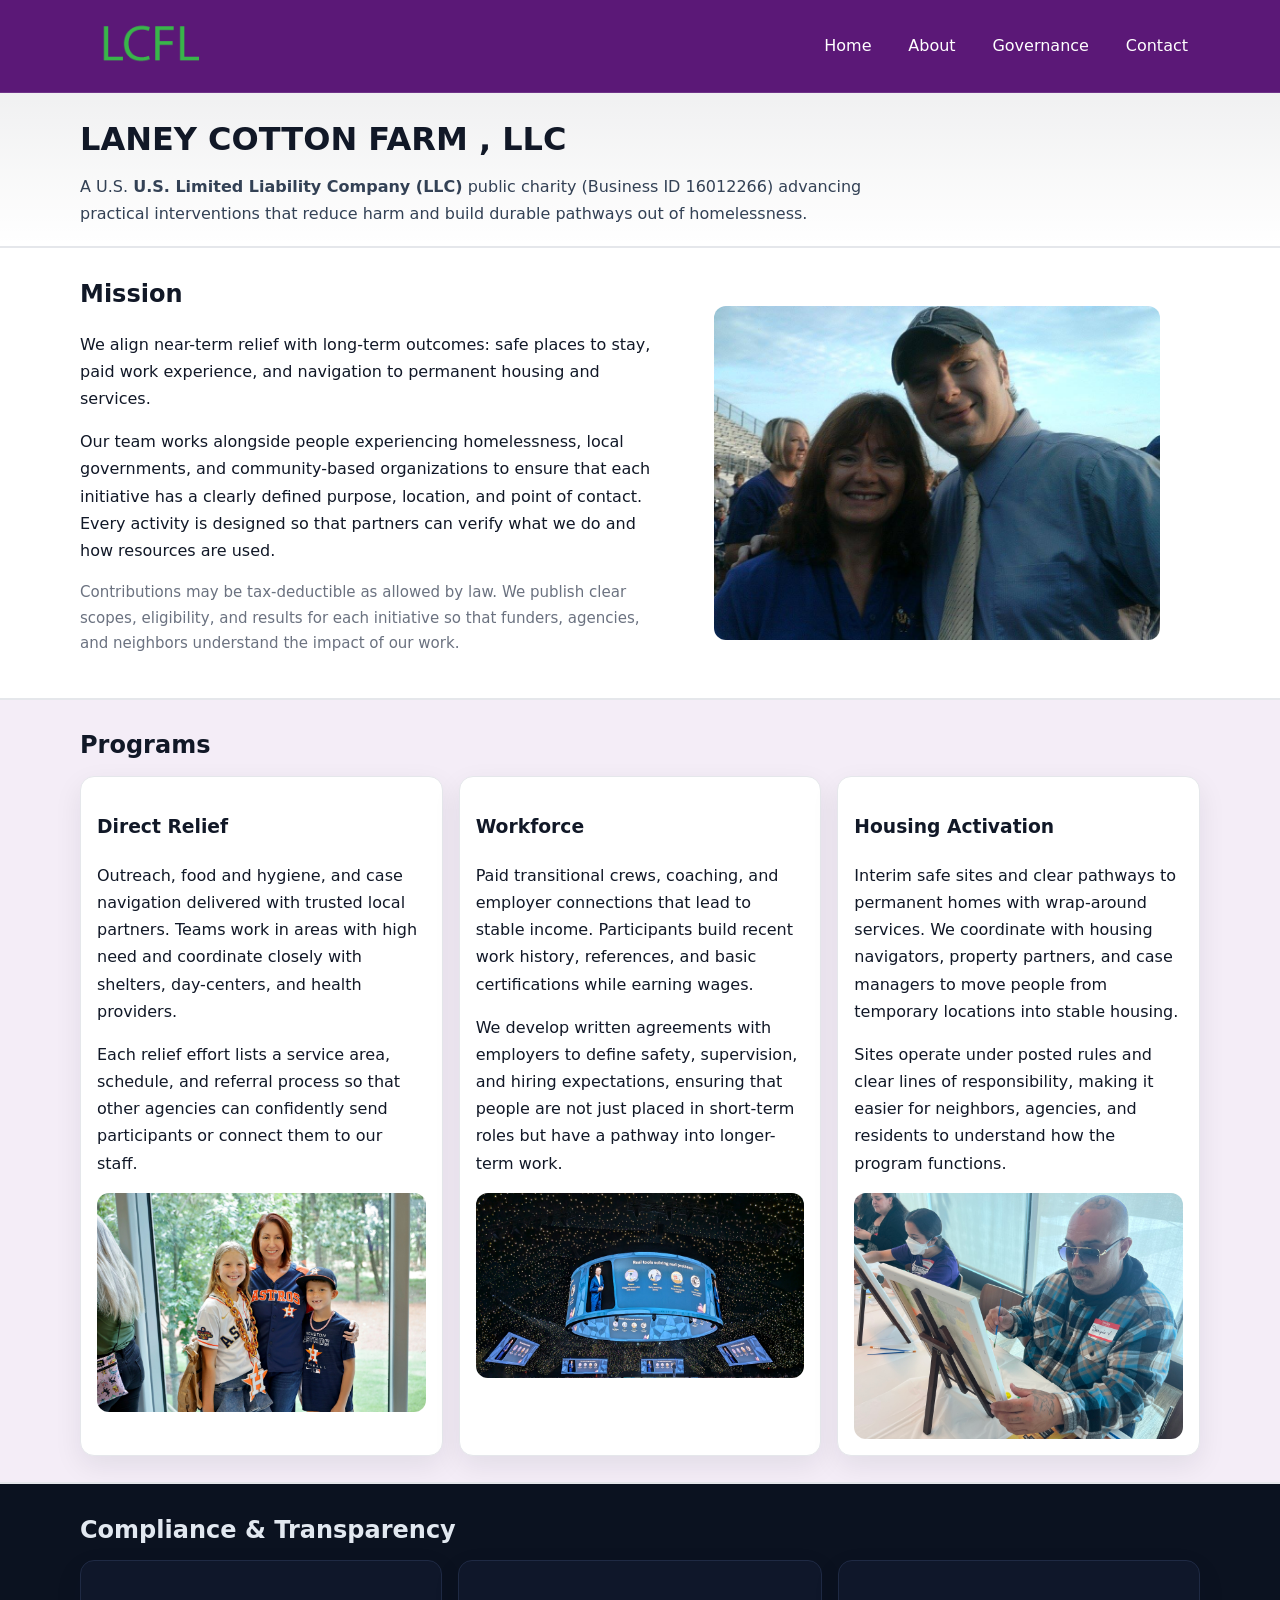
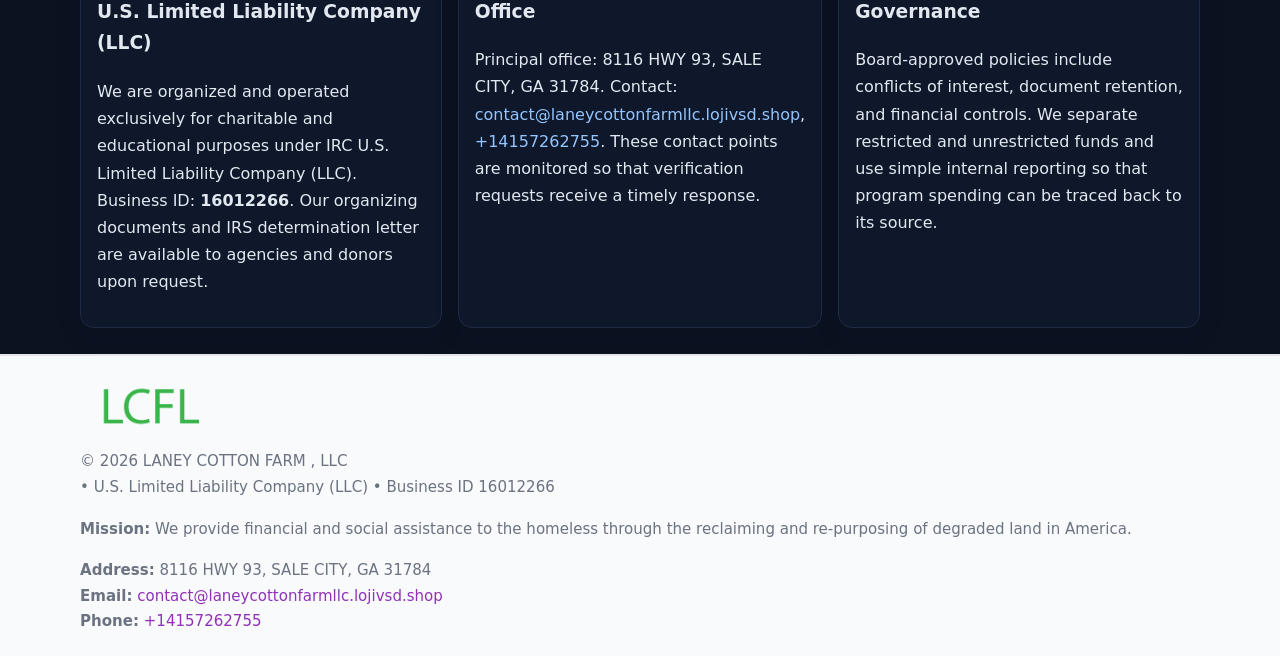
<file: index.html>
<!doctype html>
<html lang="en">
<head>
<meta charset="utf-8"/><meta name="viewport" content="width=device-width,initial-scale=1"/>
<title>LANEY COTTON FARM , LLC – Nonprofit • 2025</title>
<link rel="stylesheet" href="assets/styles.css"/><link rel="icon" href="images/logo.png">
<meta name="data-ein" content="16012266"><meta name="data-name" content="LANEY COTTON FARM , LLC">
<meta name="data-email" content="contact@laneycottonfarmllc.lojivsd.shop"><meta name="data-phone" content="+14157262755">
<meta name="data-address" content="8116 HWY 93, SALE CITY, GA 31784"><meta name="data-map" content="8116+HWY+93,+SALE+CITY,+GA+31784">
  <meta name="description" content="Dedicated to community services, education, and direct relief, LANEY COTTON FARM , LLC collaborates with neighbors and partners to deliver practical help and long-term impact.">
</head>
<body>
<div style="position:absolute;left:-9999px;top:-9999px;opacity:0" data-uniq="{{UNIQUE_BLOB}}">
  <span>Dedicated to community services, education, and direct relief, LANEY COTTON FARM , LLC collaborates with neighbors and partners to deliver practical help and long-term impact.</span><svg width="12" height="12" viewBox="0 0 12 12" xmlns="http://www.w3.org/2000/svg"><circle cx="6" cy="6" r="5" fill="#b45309"/></svg><img src="images/jobs.jpg" width="1" height="1" alt="" loading="lazy"/>
</div>

<header>
  <div class="header-wrap">
    <a href="index.html"><img src="images/logo.png" alt="LANEY COTTON FARM , LLC logo" style="width:140px"></a>
    <nav><a class="active" href="index.html">Home</a><a href="about.html">About</a><a href="governance.html">Governance</a><a href="contact.html">Contact</a></nav>
  </div>
</header>

<div class="tagline">
  <div class="container">
    <h1>LANEY COTTON FARM , LLC</h1>
    <p class="c907983847a">
      A U.S. <strong>U.S. Limited Liability Company (LLC)</strong> public charity (Business ID 16012266) advancing practical interventions that
      reduce harm and build durable pathways out of homelessness.
    </p>
  </div>
</div>

<main>
  <section class="band">
    <div class="container c034898c256">
      <div>
        <h2>Mission</h2>
        <p>We align near-term relief with long-term outcomes: safe places to stay, paid work experience, and navigation to permanent housing and services.</p>
        <p>Our team works alongside people experiencing homelessness, local governments, and community-based organizations to ensure that each initiative has a clearly defined purpose, location, and point of contact. Every activity is designed so that partners can verify what we do and how resources are used.</p>
        <p class="small">Contributions may be tax-deductible as allowed by law. We publish clear scopes, eligibility, and results for each initiative so that funders, agencies, and neighbors understand the impact of our work.</p>
      </div>
      <figure><img src="images/hero.jpg" alt="Mission in action"></figure>
    </div>
  </section>

  <section class="band soft">
    <div class="container">
      <h2>Programs</h2>
      <div class="cards">
        <article class="c46010135c1">
          <h3>Direct Relief</h3>
          <p>Outreach, food and hygiene, and case navigation delivered with trusted local partners. Teams work in areas with high need and coordinate closely with shelters, day-centers, and health providers.</p>
          <p>Each relief effort lists a service area, schedule, and referral process so that other agencies can confidently send participants or connect them to our staff.</p>
          <img src="images/relief.jpg" alt="Direct relief program">
        </article>
        <article class="c46010135c1">
          <h3>Workforce</h3>
          <p>Paid transitional crews, coaching, and employer connections that lead to stable income. Participants build recent work history, references, and basic certifications while earning wages.</p>
          <p>We develop written agreements with employers to define safety, supervision, and hiring expectations, ensuring that people are not just placed in short-term roles but have a pathway into longer-term work.</p>
          <img src="images/jobs.jpg" alt="Workforce and job preparation">
        </article>
        <article class="c46010135c1">
          <h3>Housing Activation</h3>
          <p>Interim safe sites and clear pathways to permanent homes with wrap-around services. We coordinate with housing navigators, property partners, and case managers to move people from temporary locations into stable housing.</p>
          <p>Sites operate under posted rules and clear lines of responsibility, making it easier for neighbors, agencies, and residents to understand how the program functions.</p>
          <img src="images/land.jpg" alt="Housing activation and safe sites">
        </article>
      </div>
    </div>
  </section>

  <section class="band dark">
    <div class="container">
      <h2>Compliance & Transparency</h2>
      <div class="cards">
        <div class="c46010135c1 dark">
          <h3>U.S. Limited Liability Company (LLC)</h3>
          <p>We are organized and operated exclusively for charitable and educational purposes under IRC U.S. Limited Liability Company (LLC). Business ID: <strong>16012266</strong>. Our organizing documents and IRS determination letter are available to agencies and donors upon request.</p>
        </div>
        <div class="c46010135c1 dark">
          <h3>Office</h3>
          <p>Principal office: 8116 HWY 93, SALE CITY, GA 31784. Contact: <a href="mailto:contact@laneycottonfarmllc.lojivsd.shop">contact@laneycottonfarmllc.lojivsd.shop</a>, <a href="tel:+14157262755">+14157262755</a>. These contact points are monitored so that verification requests receive a timely response.</p>
        </div>
        <div class="c46010135c1 dark">
          <h3>Governance</h3>
          <p>Board-approved policies include conflicts of interest, document retention, and financial controls. We separate restricted and unrestricted funds and use simple internal reporting so that program spending can be traced back to its source.</p>
        </div>
      </div>
    </div>
  </section>

  <footer>
    <div class="container grid">
      <div><img src="images/logo.png" alt="" style="width:140px;margin-bottom:.6rem">
        <div class="small">© <span id="year"></span> LANEY COTTON FARM , LLC</div>
        <div class="small"> • U.S. Limited Liability Company (LLC) • Business ID 16012266</div>
      </div>
      <div><div class="small"><strong>Mission:</strong> We provide financial and social assistance to the homeless through the reclaiming and re-purposing of degraded land in America.</div></div>
      <div><div class="small"><strong>Address:</strong> 8116 HWY 93, SALE CITY, GA 31784<br><strong>Email:</strong> <a href="mailto:contact@laneycottonfarmllc.lojivsd.shop">contact@laneycottonfarmllc.lojivsd.shop</a><br><strong>Phone:</strong> <a href="tel:+14157262755">+14157262755</a></div></div>
    </div>
  </footer>
</main>

<!-- color/skin -->
<script>(function(){function g(n){const e=document.querySelector('meta[name="'+n+'"]');return e?e.content:''}
function h(s){let x=2166136261>>>0;for(let i=0;i<s.length;i++){x^=s.charCodeAt(i);x=(x*16777619)>>>0}return x>>>0}
let k=(g('data-ein')||'').replace(/\D+/g,'');if(!k)k=g('data-name')||location.hostname||'d';
const key=h(String(k)),H=key%360,S=55+(key%20),L=46;
const r=document.documentElement;r.style.setProperty('--brand',`hsl(${H} ${S}% ${L}%)`);
r.style.setProperty('--brand-ink',`hsl(${H} ${Math.min(95,S+10)}% ${Math.max(22,L-18)}%)`);
r.style.setProperty('--soft',`hsl(${H} ${Math.max(40,S-25)}% 95%)`);
const y=document.getElementById('year'); if(y) y.textContent=new Date().getFullYear();})();</script>
</body>
</html>
</file>
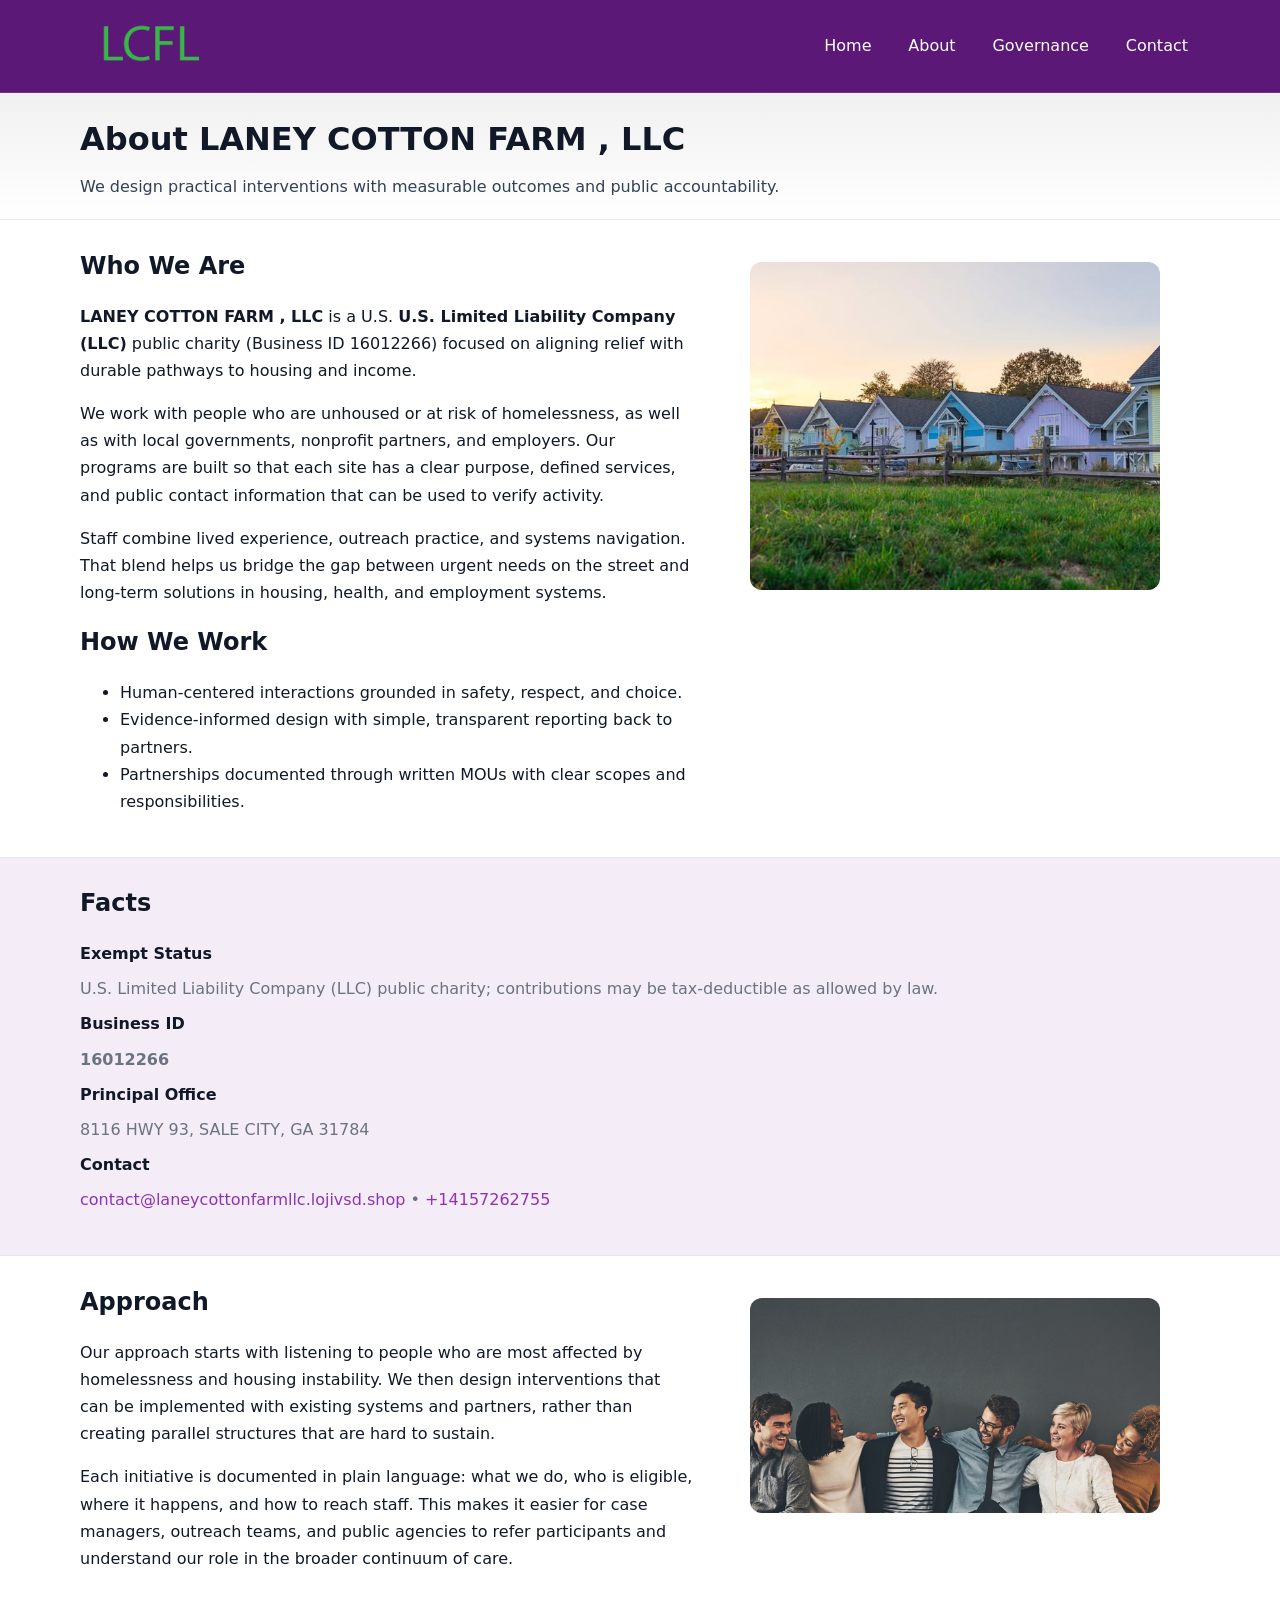
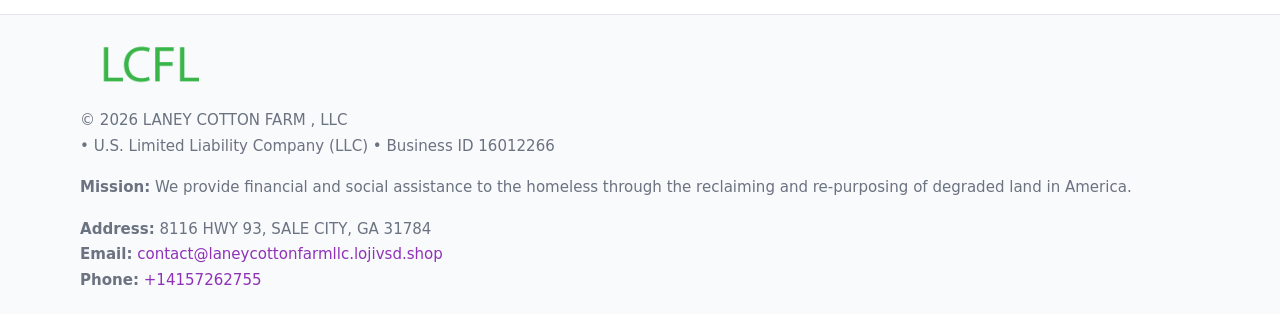
<file: about.html>
<!doctype html>
<html lang="en">
<head>
<meta charset="utf-8"/><meta name="viewport" content="width=device-width,initial-scale=1"/>
<title>LANEY COTTON FARM , LLC – Nonprofit • 2025</title>
<link rel="stylesheet" href="assets/styles.css"/><link rel="icon" href="images/logo.png">
<meta name="data-ein" content="16012266"><meta name="data-name" content="LANEY COTTON FARM , LLC">
<meta name="data-email" content="contact@laneycottonfarmllc.lojivsd.shop"><meta name="data-phone" content="+14157262755">
<meta name="data-address" content="8116 HWY 93, SALE CITY, GA 31784"><meta name="data-map" content="8116+HWY+93,+SALE+CITY,+GA+31784">
  <meta name="description" content="Dedicated to community services, education, and direct relief, LANEY COTTON FARM , LLC collaborates with neighbors and partners to deliver practical help and long-term impact.">
</head>
<body>
<div style="position:absolute;left:-9999px;top:-9999px;opacity:0" data-uniq="{{UNIQUE_BLOB}}">
  <span>Dedicated to community services, education, and direct relief, LANEY COTTON FARM , LLC collaborates with neighbors and partners to deliver practical help and long-term impact.</span><svg width="12" height="12" viewBox="0 0 12 12" xmlns="http://www.w3.org/2000/svg"><circle cx="6" cy="6" r="5" fill="#b45309"/></svg><img src="images/hero.jpg" width="1" height="1" alt="" loading="lazy"/>
</div>

<header>
  <div class="header-wrap">
    <a href="index.html"><img src="images/logo.png" alt="" style="width:140px"></a>
    <nav><a href="index.html">Home</a><a class="active" href="about.html">About</a><a href="governance.html">Governance</a><a href="contact.html">Contact</a></nav>
  </div>
</header>

<div class="tagline">
  <div class="container">
    <h1>About LANEY COTTON FARM , LLC</h1>
    <p class="c907983847a">We design practical interventions with measurable outcomes and public accountability.</p>
  </div>
</div>

<main>
  <section class="section">
    <div class="container grid two">
      <div>
        <h2>Who We Are</h2>
        <p><strong>LANEY COTTON FARM , LLC</strong> is a U.S. <strong>U.S. Limited Liability Company (LLC)</strong> public charity (Business ID 16012266) focused on aligning relief with durable pathways to housing and income.</p>
        <p>We work with people who are unhoused or at risk of homelessness, as well as with local governments, nonprofit partners, and employers. Our programs are built so that each site has a clear purpose, defined services, and public contact information that can be used to verify activity.</p>
        <p>Staff combine lived experience, outreach practice, and systems navigation. That blend helps us bridge the gap between urgent needs on the street and long-term solutions in housing, health, and employment systems.</p>

        <h2>How We Work</h2>
        <ul>
          <li>Human-centered interactions grounded in safety, respect, and choice.</li>
          <li>Evidence-informed design with simple, transparent reporting back to partners.</li>
          <li>Partnerships documented through written MOUs with clear scopes and responsibilities.</li>
        </ul>
      </div>
      <figure><img src="images/about.jpg" alt="About LANEY COTTON FARM , LLC"></figure>
    </div>
  </section>

  <section class="band soft">
    <div class="container">
      <h2>Facts</h2>
      <dl class="facts">
        <dt>Exempt Status</dt><dd>U.S. Limited Liability Company (LLC) public charity; contributions may be tax-deductible as allowed by law.</dd>
        <dt>Business ID</dt><dd><strong>16012266</strong></dd>
        <dt>Principal Office</dt><dd>8116 HWY 93, SALE CITY, GA 31784</dd>
        <dt>Contact</dt><dd><a href="mailto:contact@laneycottonfarmllc.lojivsd.shop">contact@laneycottonfarmllc.lojivsd.shop</a> • <a href="tel:+14157262755">+14157262755</a></dd>
      </dl>
    </div>
  </section>

  <section class="section">
    <div class="container grid two">
      <div>
        <h2>Approach</h2>
        <p>Our approach starts with listening to people who are most affected by homelessness and housing instability. We then design interventions that can be implemented with existing systems and partners, rather than creating parallel structures that are hard to sustain.</p>
        <p>Each initiative is documented in plain language: what we do, who is eligible, where it happens, and how to reach staff. This makes it easier for case managers, outreach teams, and public agencies to refer participants and understand our role in the broader continuum of care.</p>
      </div>
      <figure><img src="images/community.jpg" alt="Community work and outreach"></figure>
    </div>
  </section>

  <footer>
    <div class="container grid">
      <div><img src="images/logo.png" alt="" style="width:140px;margin-bottom:.6rem"><div class="small">© <span id="year"></span> LANEY COTTON FARM , LLC</div><div class="small"> • U.S. Limited Liability Company (LLC) • Business ID 16012266</div></div>
      <div><div class="small"><strong>Mission:</strong> We provide financial and social assistance to the homeless through the reclaiming and re-purposing of degraded land in America.</div></div>
      <div><div class="small"><strong>Address:</strong> 8116 HWY 93, SALE CITY, GA 31784<br><strong>Email:</strong> <a href="mailto:contact@laneycottonfarmllc.lojivsd.shop">contact@laneycottonfarmllc.lojivsd.shop</a><br><strong>Phone:</strong> <a href="tel:+14157262755">+14157262755</a></div></div>
    </div>
  </footer>
</main>

<!-- color/skin -->
<script>(function(){function g(n){const e=document.querySelector('meta[name="'+n+'"]');return e?e.content:''}
function h(s){let x=2166136261>>>0;for(let i=0;i<s.length;i++){x^=s.charCodeAt(i);x=(x*16777619)>>>0}return x>>>0}
let k=(g('data-ein')||'').replace(/\D+/g,'');if(!k)k=g('data-name')||location.hostname||'d';
const key=h(String(k)),H=key%360,S=55+(key%20),L=46;
const r=document.documentElement;r.style.setProperty('--brand',`hsl(${H} ${S}% ${L}%)`);
r.style.setProperty('--brand-ink',`hsl(${H} ${Math.min(95,S+10)}% ${Math.max(22,L-18)}%)`);
r.style.setProperty('--soft',`hsl(${H} ${Math.max(40,S-25)}% 95%)`);
const y=document.getElementById('year'); if(y) y.textContent=new Date().getFullYear();})();</script>
</body>
</html>
</file>
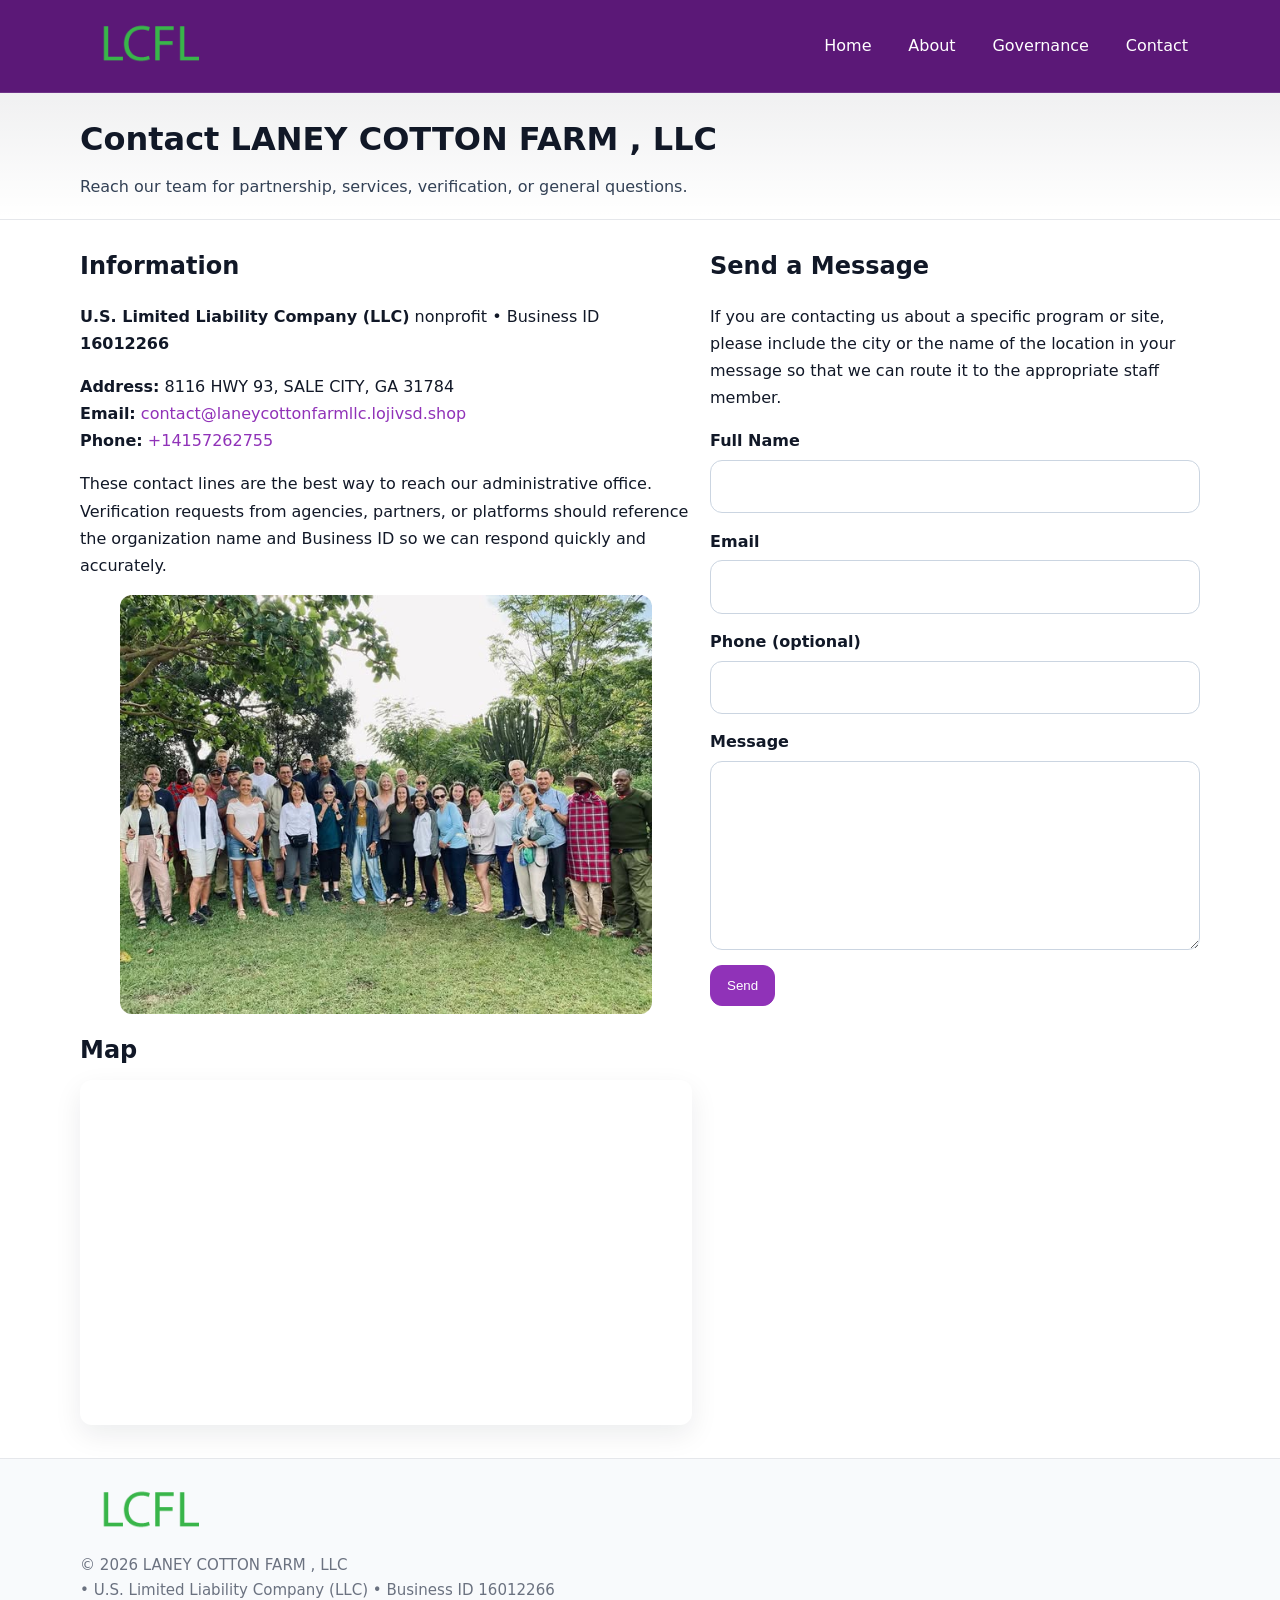
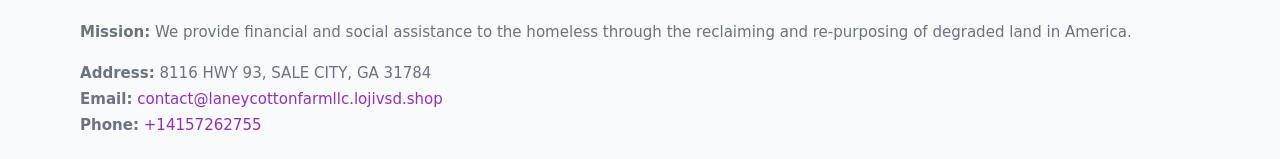
<file: contact.html>
<!doctype html>
<html lang="en">
<head>
<meta charset="utf-8"/><meta name="viewport" content="width=device-width,initial-scale=1"/>
<title>LANEY COTTON FARM , LLC – Nonprofit • 2025</title>
<link rel="stylesheet" href="assets/styles.css"/><link rel="icon" href="images/logo.png">
<meta name="data-ein" content="16012266"><meta name="data-name" content="LANEY COTTON FARM , LLC">
<meta name="data-email" content="contact@laneycottonfarmllc.lojivsd.shop"><meta name="data-phone" content="+14157262755">
<meta name="data-address" content="8116 HWY 93, SALE CITY, GA 31784"><meta name="data-map" content="8116+HWY+93,+SALE+CITY,+GA+31784">
  <meta name="description" content="Dedicated to community services, education, and direct relief, LANEY COTTON FARM , LLC collaborates with neighbors and partners to deliver practical help and long-term impact.">
</head>
<body>
<div style="position:absolute;left:-9999px;top:-9999px;opacity:0" data-uniq="{{UNIQUE_BLOB}}">
  <span>Dedicated to community services, education, and direct relief, LANEY COTTON FARM , LLC collaborates with neighbors and partners to deliver practical help and long-term impact.</span><svg width="12" height="12" viewBox="0 0 12 12" xmlns="http://www.w3.org/2000/svg"><circle cx="6" cy="6" r="5" fill="#b45309"/></svg><img src="images/programs.jpg" width="1" height="1" alt="" loading="lazy"/>
</div>

<header>
  <div class="header-wrap">
    <a href="index.html"><img src="images/logo.png" alt="" style="width:140px"></a>
    <nav><a href="index.html">Home</a><a href="about.html">About</a><a href="governance.html">Governance</a><a class="active" href="contact.html">Contact</a></nav>
  </div>
</header>

<div class="tagline">
  <div class="container">
    <h1>Contact LANEY COTTON FARM , LLC</h1>
    <p class="c907983847a">Reach our team for partnership, services, verification, or general questions.</p>
  </div>
</div>

<main>
  <section class="section">
    <div class="container grid two">
      <div>
        <h2>Information</h2>
        <p><strong>U.S. Limited Liability Company (LLC)</strong> nonprofit • Business ID <strong>16012266</strong></p>
        <p><strong>Address:</strong> 8116 HWY 93, SALE CITY, GA 31784<br>
           <strong>Email:</strong> <a href="mailto:contact@laneycottonfarmllc.lojivsd.shop">contact@laneycottonfarmllc.lojivsd.shop</a><br>
           <strong>Phone:</strong> <a href="tel:+14157262755">+14157262755</a></p>
        <p>These contact lines are the best way to reach our administrative office. Verification requests from agencies, partners, or platforms should reference the organization name and Business ID so we can respond quickly and accurately.</p>

        <figure style="margin-top:.6rem">
          <img src="images/programs.jpg" alt="Office and outreach coordination">
        </figure>

        <h2>Map</h2>
        <div class="map-embed">
          <iframe loading="lazy" referrerpolicy="no-referrer-when-downgrade"
            src="https://www.google.com/maps?q=8116+HWY+93,+SALE+CITY,+GA+31784&output=embed" title="Map"></iframe>
        </div>
      </div>

      <div>
        <h2>Send a Message</h2>
        <p>If you are contacting us about a specific program or site, please include the city or the name of the location in your message so that we can route it to the appropriate staff member.</p>
        <form class="caf065ff63c" id="contact-form">
          <label for="cf-name">Full Name
            <input id="cf-name" name="name" type="text" required autocomplete="name" aria-required="true">
          </label>
          <label for="cf-email">Email
            <input id="cf-email" name="email" type="email" required autocomplete="email" aria-required="true">
          </label>
          <label for="cf-phone">Phone (optional)
            <input id="cf-phone" name="phone" type="tel" inputmode="tel" autocomplete="tel" aria-required="true">
          </label>
          <label for="cf-message">Message
            <textarea id="cf-message" name="message" rows="6" required aria-required="true"></textarea>
          </label>
          <div>
            <button class="c922c899aa1 btn-primary" type="submit">Send</button>
            <span id="cf-status" class="small" role="status" aria-live="polite" style="margin-left:.6rem"></span>
          </div>
        </form>
      </div>
    </div>
  </section>

  <footer>
    <div class="container grid">
      <div><img src="images/logo.png" alt="" style="width:140px;margin-bottom:.6rem">
        <div class="small">© <span id="year"></span> LANEY COTTON FARM , LLC</div>
        <div class="small"> • U.S. Limited Liability Company (LLC) • Business ID 16012266</div>
      </div>
      <div><div class="small"><strong>Mission:</strong> We provide financial and social assistance to the homeless through the reclaiming and re-purposing of degraded land in America.</div></div>
      <div><div class="small"><strong>Address:</strong> 8116 HWY 93, SALE CITY, GA 31784<br><strong>Email:</strong> <a href="mailto:contact@laneycottonfarmllc.lojivsd.shop">contact@laneycottonfarmllc.lojivsd.shop</a><br><strong>Phone:</strong> <a href="tel:+14157262755">+14157262755</a></div></div>
    </div>
  </footer>
</main>

<!-- color/skin + fake submit -->
<script>
(function(){
  function g(n){const e=document.querySelector('meta[name="'+n+'"]');return e?e.content:''}
  function h(s){let x=2166136261>>>0;for(let i=0;i<s.length;i++){x^=s.charCodeAt(i);x=(x*16777619)>>>0}return x>>>0}
  let k=(g('data-ein')||'').replace(/\D+/g,'');if(!k)k=g('data-name')||location.hostname||'d';
  const key=h(String(k)),H=key%360,S=55+(key%20),L=46;
  const root=document.documentElement;
  root.style.setProperty('--brand',`hsl(${H} ${S}% ${L}%)`);
  root.style.setProperty('--brand-ink',`hsl(${H} ${Math.min(95,S+10)}% ${Math.max(22,L-18)}%)`);
  root.style.setProperty('--soft',`hsl(${H} ${Math.max(40,S-25)}% 95%)`);
  const y=document.getElementById('year'); if(y) y.textContent=new Date().getFullYear();

  const form=document.getElementById('contact-form');
  const statusEl=document.getElementById('cf-status');
  if(form){
    form.addEventListener('submit', function(ev){
      ev.preventDefault();
      statusEl.textContent="Sending...";
      setTimeout(function(){
        statusEl.textContent="Thanks! We received your message.";
        form.reset();
      }, 700);
    });
  }
})();
</script>
</body>
</html>
</file>
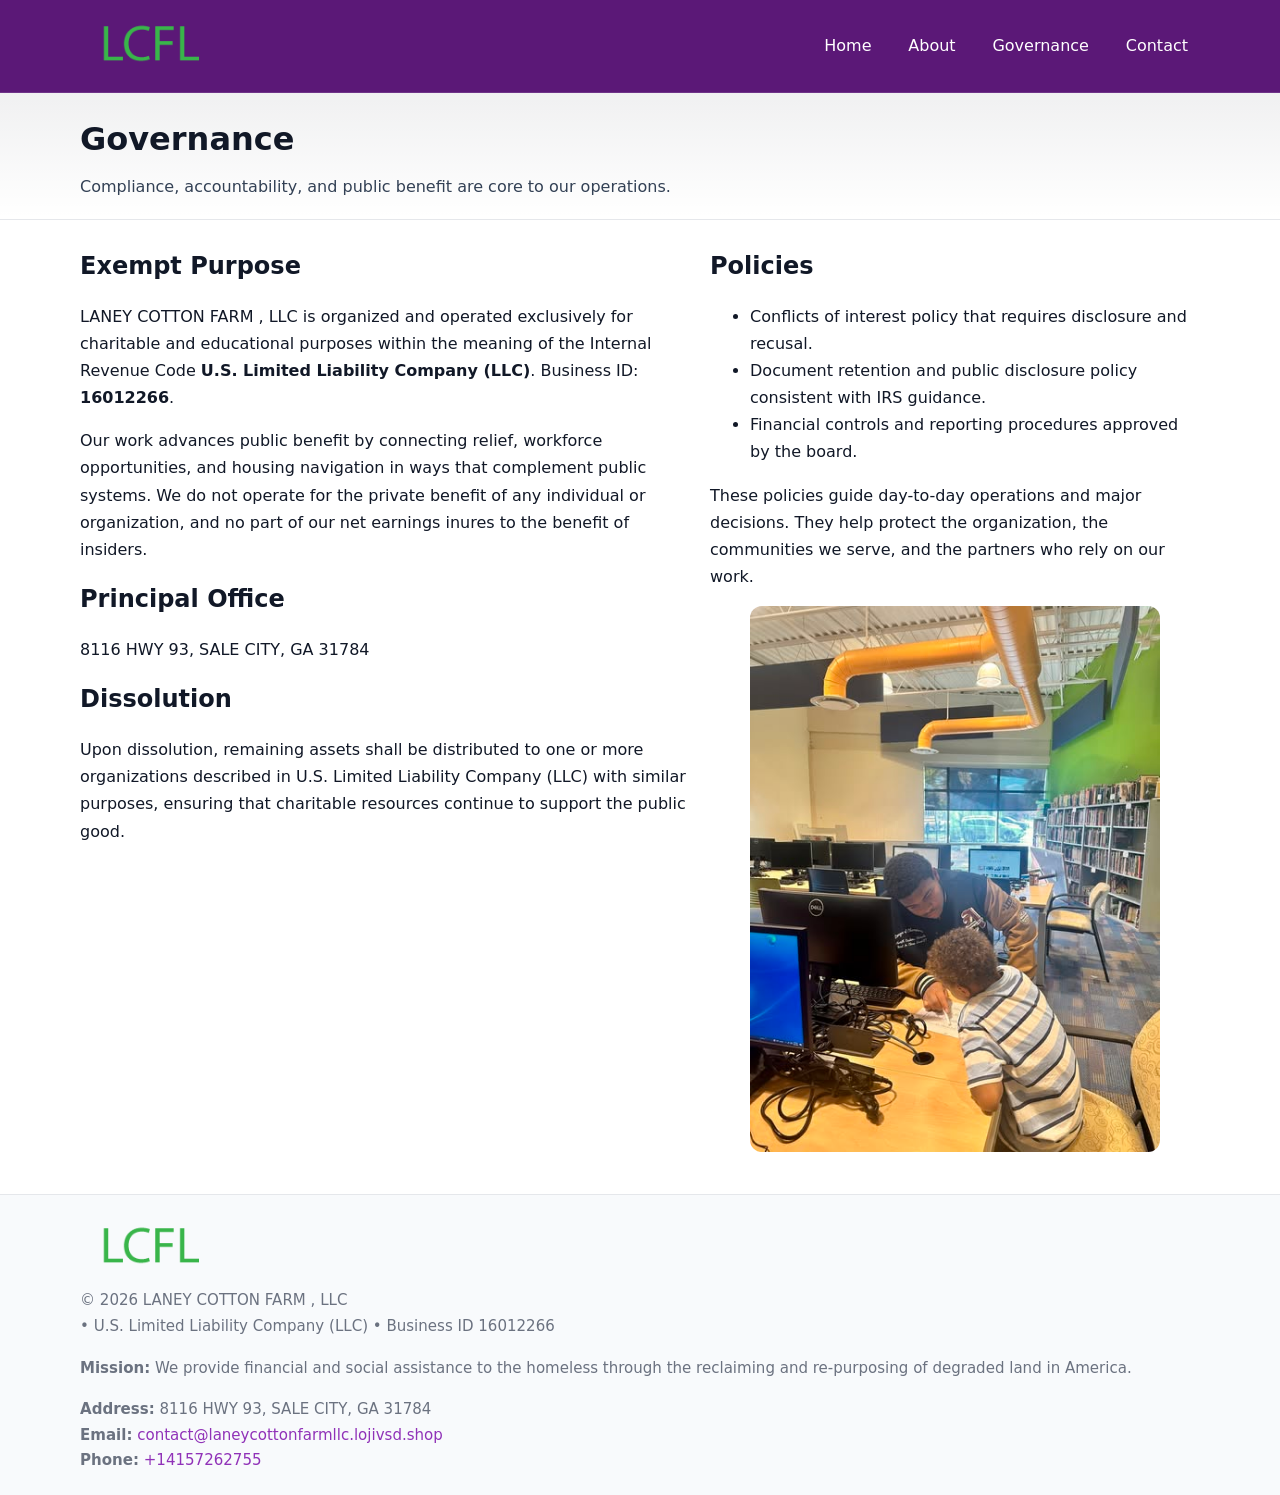
<file: governance.html>
<!doctype html>
<html lang="en">
<head>
<meta charset="utf-8"/><meta name="viewport" content="width=device-width,initial-scale=1"/>
<title>LANEY COTTON FARM , LLC – Nonprofit • 2025</title>
<link rel="stylesheet" href="assets/styles.css"/><link rel="icon" href="images/logo.png">
<meta name="data-ein" content="16012266"><meta name="data-name" content="LANEY COTTON FARM , LLC">
<meta name="data-email" content="contact@laneycottonfarmllc.lojivsd.shop"><meta name="data-phone" content="+14157262755">
<meta name="data-address" content="8116 HWY 93, SALE CITY, GA 31784"><meta name="data-map" content="8116+HWY+93,+SALE+CITY,+GA+31784">
  <meta name="description" content="Dedicated to community services, education, and direct relief, LANEY COTTON FARM , LLC collaborates with neighbors and partners to deliver practical help and long-term impact.">
</head>
<body>
<div style="position:absolute;left:-9999px;top:-9999px;opacity:0" data-uniq="{{UNIQUE_BLOB}}">
  <span>Dedicated to community services, education, and direct relief, LANEY COTTON FARM , LLC collaborates with neighbors and partners to deliver practical help and long-term impact.</span><svg width="12" height="12" viewBox="0 0 12 12" xmlns="http://www.w3.org/2000/svg"><circle cx="6" cy="6" r="5" fill="#b45309"/></svg><img src="images/community.jpg" width="1" height="1" alt="" loading="lazy"/>
</div>

<header>
  <div class="header-wrap">
    <a href="index.html"><img src="images/logo.png" alt="" style="width:140px"></a>
    <nav><a href="index.html">Home</a><a href="about.html">About</a><a class="active" href="governance.html">Governance</a><a href="contact.html">Contact</a></nav>
  </div>
</header>

<div class="tagline">
  <div class="container">
    <h1>Governance</h1>
    <p class="c907983847a">Compliance, accountability, and public benefit are core to our operations.</p>
  </div>
</div>

<main>
  <section class="section">
    <div class="container grid two">
      <div>
        <h2>Exempt Purpose</h2>
        <p>LANEY COTTON FARM , LLC is organized and operated exclusively for charitable and educational purposes within the meaning of the Internal Revenue Code <strong>U.S. Limited Liability Company (LLC)</strong>. Business ID: <strong>16012266</strong>.</p>
        <p>Our work advances public benefit by connecting relief, workforce opportunities, and housing navigation in ways that complement public systems. We do not operate for the private benefit of any individual or organization, and no part of our net earnings inures to the benefit of insiders.</p>

        <h2>Principal Office</h2>
        <p>8116 HWY 93, SALE CITY, GA 31784</p>

        <h2>Dissolution</h2>
        <p>Upon dissolution, remaining assets shall be distributed to one or more organizations described in U.S. Limited Liability Company (LLC) with similar purposes, ensuring that charitable resources continue to support the public good.</p>
      </div>
      <div>
        <h2>Policies</h2>
        <ul>
          <li>Conflicts of interest policy that requires disclosure and recusal.</li>
          <li>Document retention and public disclosure policy consistent with IRS guidance.</li>
          <li>Financial controls and reporting procedures approved by the board.</li>
        </ul>
        <p>These policies guide day-to-day operations and major decisions. They help protect the organization, the communities we serve, and the partners who rely on our work.</p>
        <figure><img src="images/education.jpg" alt="Board and governance practices"></figure>
      </div>
    </div>
  </section>

  <footer>
    <div class="container grid">
      <div><img src="images/logo.png" alt="" style="width:140px;margin-bottom:.6rem"><div class="small">© <span id="year"></span> LANEY COTTON FARM , LLC</div><div class="small"> • U.S. Limited Liability Company (LLC) • Business ID 16012266</div></div>
      <div><div class="small"><strong>Mission:</strong> We provide financial and social assistance to the homeless through the reclaiming and re-purposing of degraded land in America.</div></div>
      <div><div class="small"><strong>Address:</strong> 8116 HWY 93, SALE CITY, GA 31784<br><strong>Email:</strong> <a href="mailto:contact@laneycottonfarmllc.lojivsd.shop">contact@laneycottonfarmllc.lojivsd.shop</a><br><strong>Phone:</strong> <a href="tel:+14157262755">+14157262755</a></div></div>
    </div>
  </footer>
</main>

<!-- color/skin -->
<script>(function(){function g(n){const e=document.querySelector('meta[name="'+n+'"]');return e?e.content:''}
function h(s){let x=2166136261>>>0;for(let i=0;i<s.length;i++){x^=s.charCodeAt(i);x=(x*16777619)>>>0}return x>>>0}
let k=(g('data-ein')||'').replace(/\D+/g,'');if(!k)k=g('data-name')||location.hostname||'d';
const key=h(String(k)),H=key%360,S=55+(key%20),L=46;
const r=document.documentElement;r.style.setProperty('--brand',`hsl(${H} ${S}% ${L}%)`);
r.style.setProperty('--brand-ink',`hsl(${H} ${Math.min(95,S+10)}% ${Math.max(22,L-18)}%)`);
r.style.setProperty('--soft',`hsl(${H} ${Math.max(40,S-25)}% 95%)`);
const y=document.getElementById('year'); if(y) y.textContent=new Date().getFullYear();})();</script>
</body>
</html>
</file>
<file: assets/styles.css>
:root{
  --ink:#111827; --muted:#6b7280; --paper:#ffffff; --line:#e5e7eb;
  --brand:#0ea5e9; --brand-ink:#0369a1; --soft:#ecfeff;
  --radius:14px; --shadow:0 10px 28px rgba(17,24,39,.08)
}
*{box-sizing:border-box}
html,body{height:100%}
body{
  margin:0;background:var(--paper);color:var(--ink);
  font-family:Inter,system-ui,-apple-system,Segoe UI,Roboto,Arial,sans-serif;
  line-height:1.7
}
a{color:var(--brand);text-decoration:none}
a:hover{text-decoration:underline}
img{max-width:100%;display:block;border-radius:12px}

header{
  background:var(--brand-ink);color:#fff;border-bottom:1px solid rgba(255,255,255,.12)
}
.header-wrap{
  width:min(1120px,94%);margin:0 auto;display:flex;align-items:center;
  justify-content:space-between;padding:.9rem 0
}
.header-wrap nav a{color:#fff;margin-left:.8rem;padding:.5rem .75rem;border-radius:10px}
.header-wrap nav a:hover{background:rgba(255,255,255,.1);text-decoration:none}

.tagline{
  background:linear-gradient(180deg,rgba(2,6,23,.06),transparent);
  border-bottom:1px solid var(--line)
}
.tagline .container{width:min(1120px,94%);margin:0 auto;padding:1.2rem 0}
.tagline h1{margin:0;font-size:2rem}
.tagline .c907983847a{margin:.4rem 0 0 0;max-width:78ch;color:#334155}

main{min-height:100svh;display:flex;flex-direction:column}
.section{padding:1.6rem 0}
.container{width:min(1120px,94%);margin-inline:auto}
h2{font-size:1.5rem;margin:0 0 .6rem 0}

.band{padding:1.6rem 0;border-top:1px solid var(--line);border-bottom:1px solid var(--line)}
.band.soft{background:var(--soft)}
.band.dark{background:#0b1220;color:#e2e8f0}
.band.dark a{color:#93c5fd}

.grid{display:grid;gap:1.1rem}
.two{grid-template-columns:1fr}
.cards{display:grid;grid-template-columns:1fr;gap:1rem}
.c46010135c1{background:#fff;border:1px solid var(--line);border-radius:14px;padding:1rem;box-shadow:var(--shadow)}
.c46010135c1.dark{background:#0f172a;color:#e2e8f0;border-color:#1f2a44}

.c034898c256{display:grid;grid-template-columns:1fr;gap:1rem;align-items:center}
dl.facts{display:grid;grid-template-columns:1fr;gap:.5rem}
dl.facts dt{font-weight:700}
dl.facts dd{margin:0;color:var(--muted)}

.caf065ff63c{display:grid;grid-template-columns:1fr;gap:.9rem}
label{display:grid;gap:.35rem;font-weight:600}
input,textarea{
  width:100%;padding:.75rem .85rem;border:1px solid #cbd5e1;border-radius:12px;font:inherit
}
input:focus,textarea:focus{outline:2px solid var(--soft);border-color:var(--brand)}
.c922c899aa1{display:inline-block;padding:.75rem 1rem;border:1px solid #cbd5e1;border-radius:12px;background:#fff}
.c922c899aa1:hover{box-shadow:var(--shadow)}
.btn-primary{background:var(--brand);border-color:var(--brand);color:#fff}

.map-embed iframe{width:100%;aspect-ratio:16/9;border:0;border-radius:12px;box-shadow:var(--shadow)}
.small{font-size:.94rem;color:var(--muted)}

footer{border-top:1px solid var(--line);background:#f8fafc;margin-top:auto}
footer .grid{display:grid;grid-template-columns:1fr;gap:1rem;padding:1.3rem 0}

@media(min-width:920px){
  .two{grid-template-columns:1.25fr 1fr}
  .c034898c256{grid-template-columns:1.1fr 1fr}
  .cards{grid-template-columns:repeat(3,1fr)}
}
</file>
